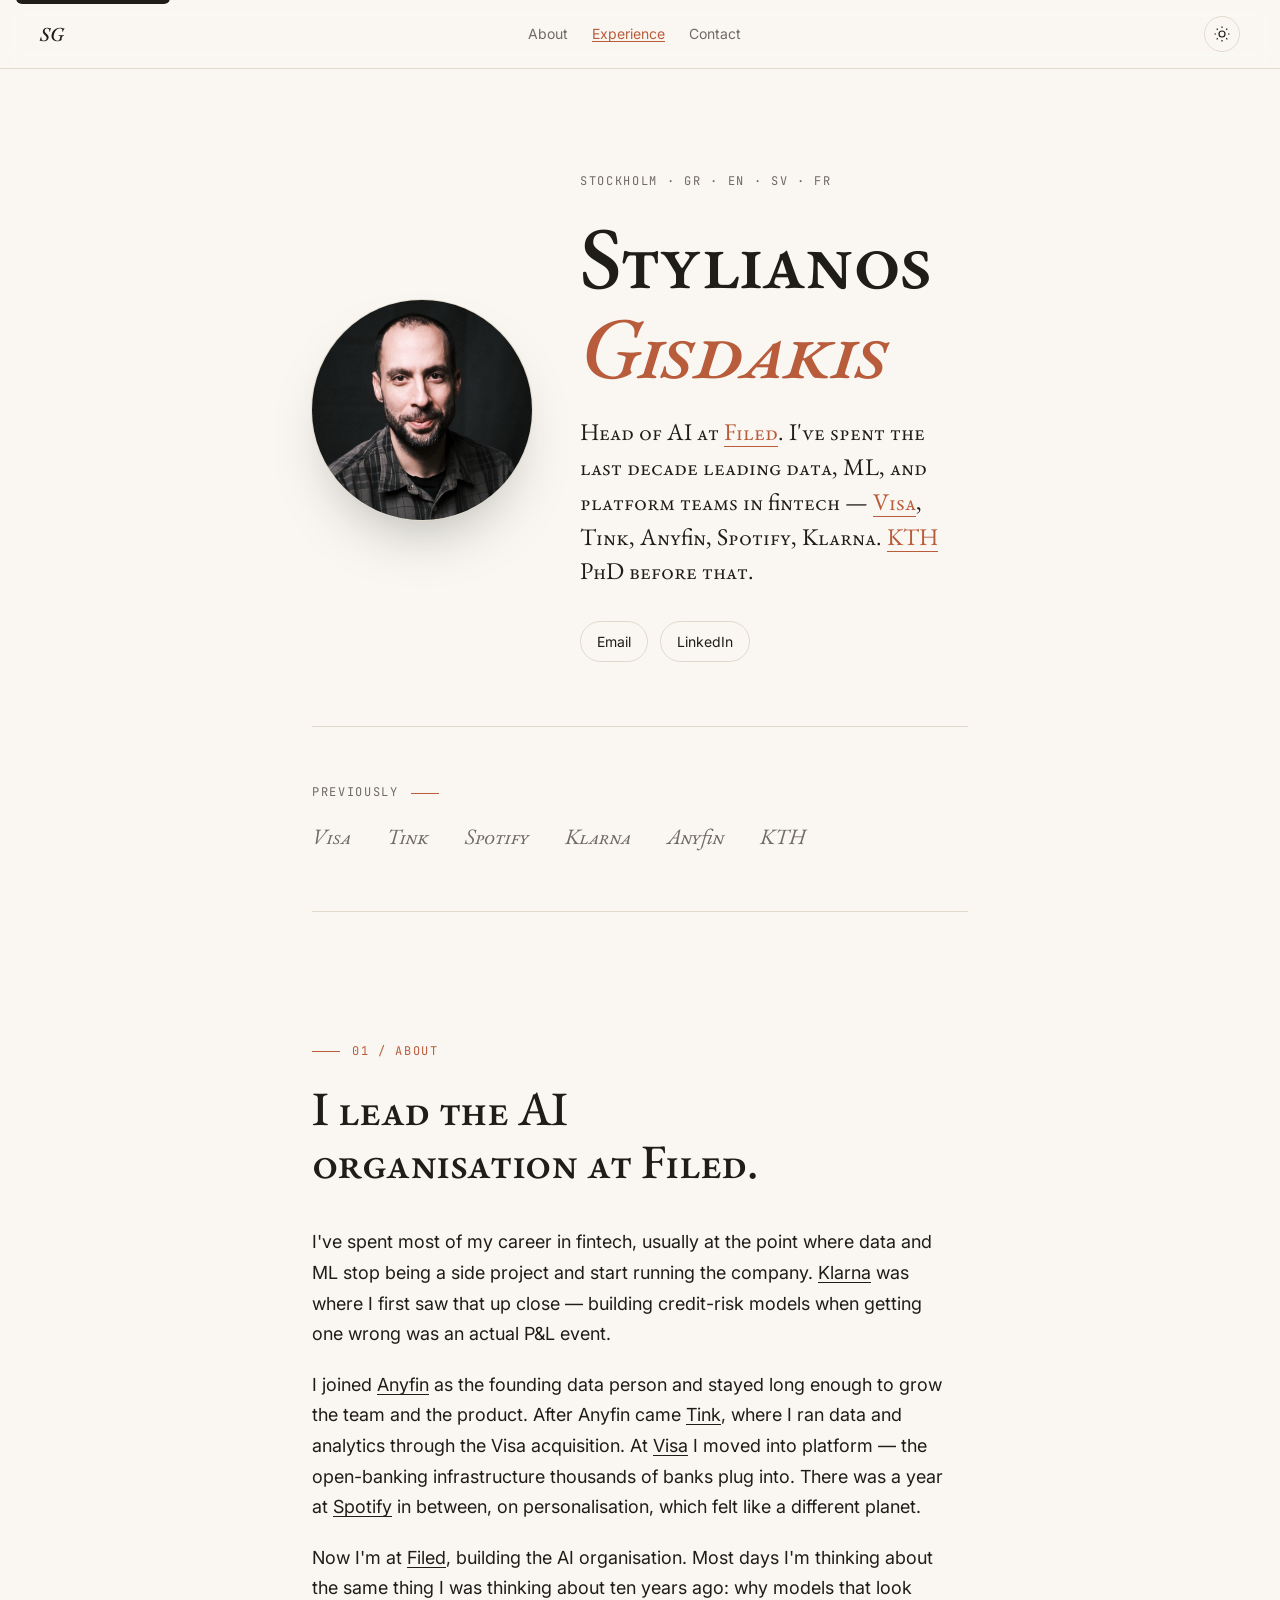
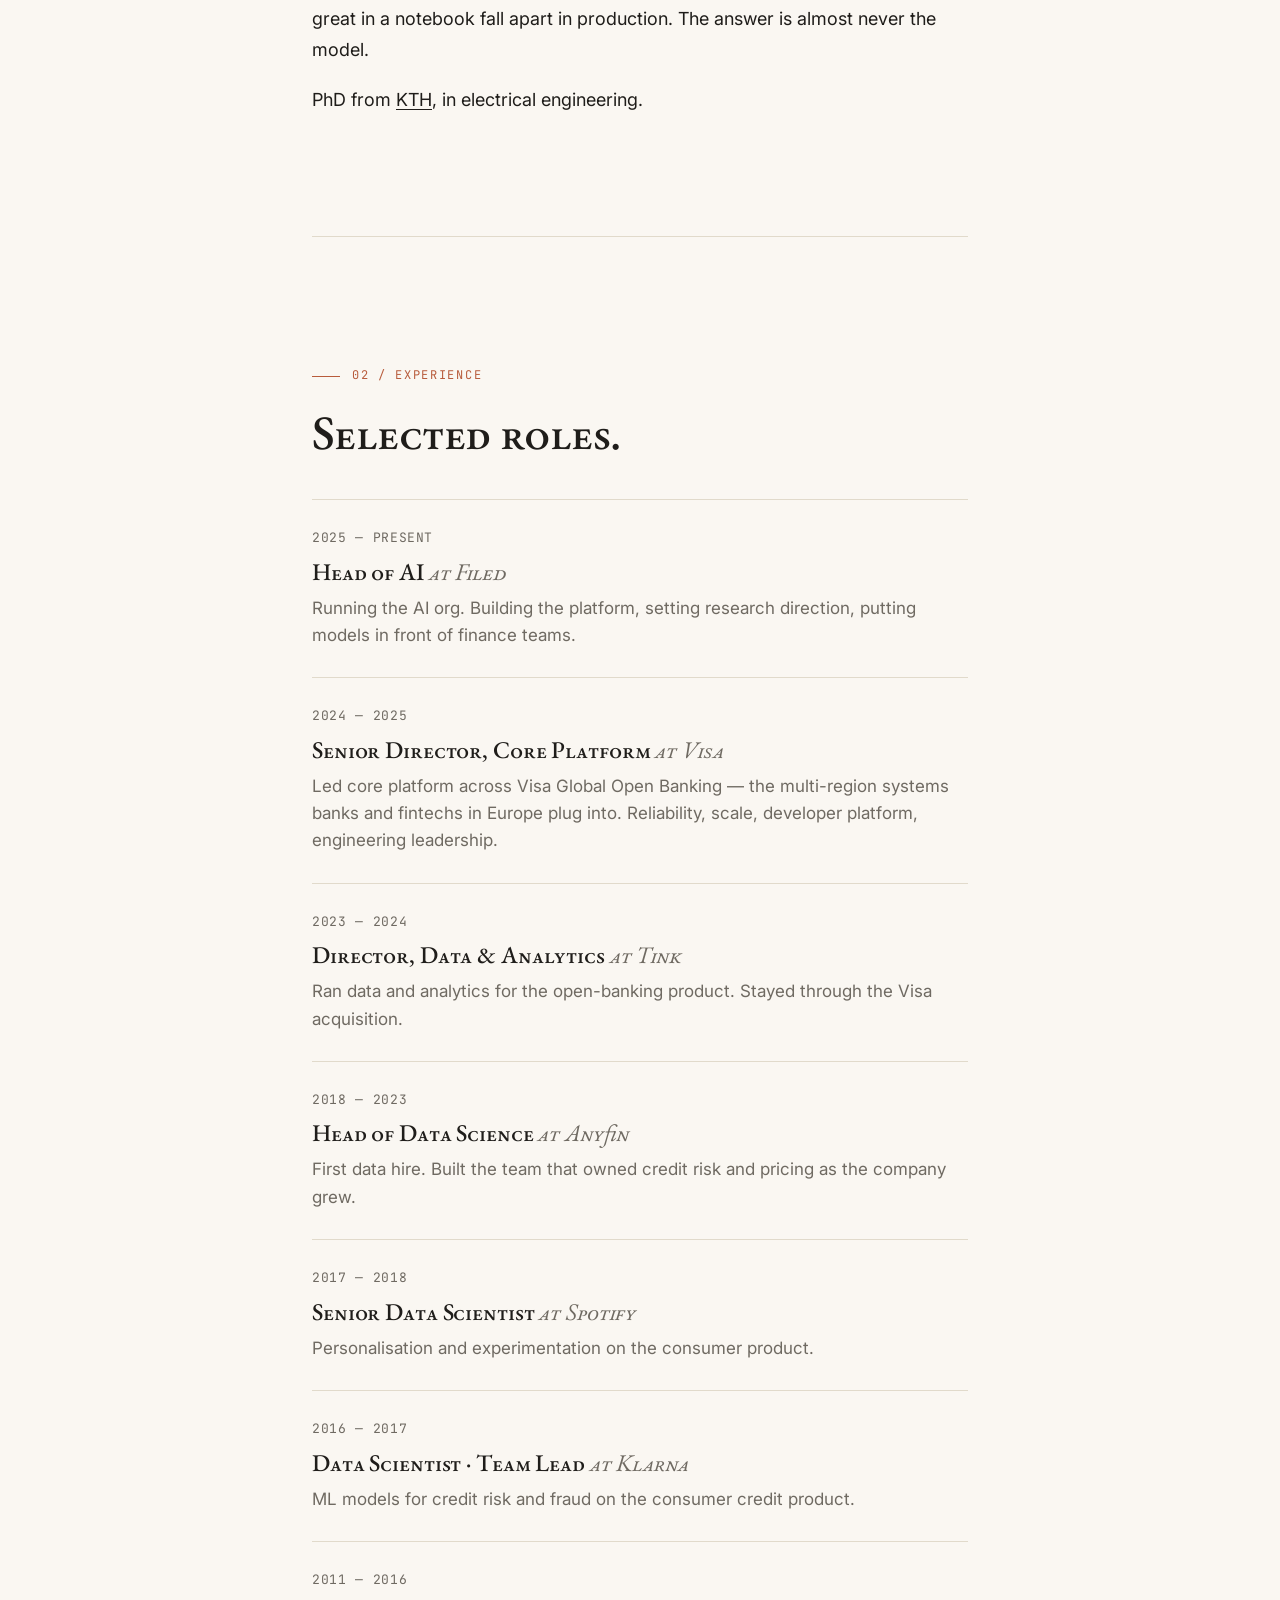
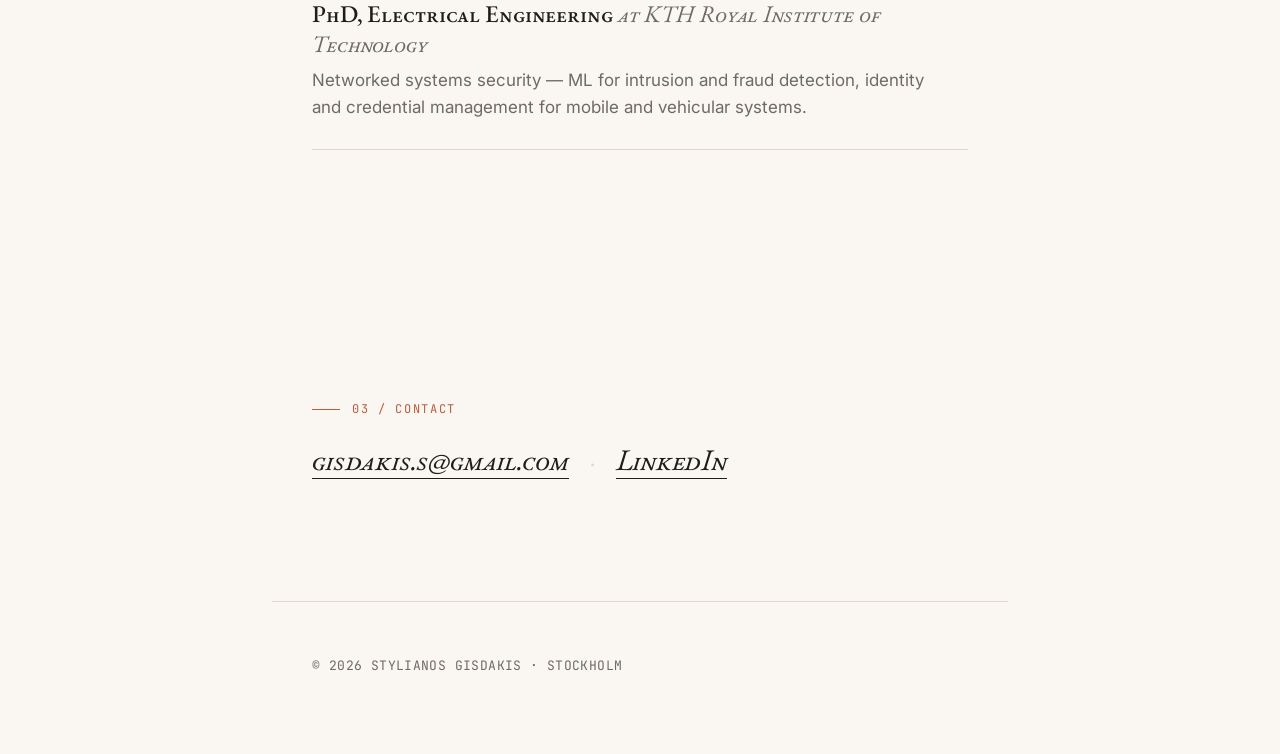
<file: index.html>
<!doctype html>
<html lang="en" data-theme="auto">
<head>
  <meta charset="utf-8">
  <meta name="viewport" content="width=device-width, initial-scale=1, viewport-fit=cover">
  <meta name="theme-color" content="#1A1815" media="(prefers-color-scheme: dark)">
  <meta name="theme-color" content="#FAF7F2" media="(prefers-color-scheme: light)">

  <title>Stelios Gisdakis</title>
  <meta name="description" content="Stylianos (Stelios) Gisdakis. Head of AI at Filed. Previously Senior Director, Core Platform at Visa, and data &amp; analytics leadership at Tink, Anyfin, Spotify, and Klarna. PhD in Electrical Engineering from KTH.">
  <meta name="author" content="Stylianos Gisdakis">

  <link rel="canonical" href="https://gisdakis.github.io/">

  <meta property="og:type" content="profile">
  <meta property="og:url" content="https://gisdakis.github.io/">
  <meta property="og:title" content="Stelios Gisdakis">
  <meta property="og:description" content="Head of AI at Filed. Previously Senior Director, Core Platform at Visa. PhD in Electrical Engineering from KTH.">
  <meta property="og:image" content="https://gisdakis.github.io/og.jpg">
  <meta property="og:image:width" content="1200">
  <meta property="og:image:height" content="630">
  <meta property="og:image:alt" content="Stelios Gisdakis — Head of AI at Filed. PhD in Electrical Engineering from KTH.">
  <meta property="og:locale" content="en_US">
  <meta property="profile:first_name" content="Stylianos">
  <meta property="profile:last_name" content="Gisdakis">

  <meta name="twitter:card" content="summary_large_image">
  <meta name="twitter:site" content="@SGisdakis">
  <meta name="twitter:creator" content="@SGisdakis">
  <meta name="twitter:title" content="Stelios Gisdakis">
  <meta name="twitter:description" content="Head of AI at Filed. Previously Senior Director, Core Platform at Visa. PhD in Electrical Engineering from KTH.">
  <meta name="twitter:image" content="https://gisdakis.github.io/og.jpg">

  <!-- Schema.org Person — for search engines and LLMs -->
  <script type="application/ld+json">
  {
    "@context": "https://schema.org",
    "@type": "Person",
    "name": "Stylianos Gisdakis",
    "alternateName": ["Stelios Gisdakis", "Stylianos Gisdakis"],
    "givenName": "Stylianos",
    "familyName": "Gisdakis",
    "jobTitle": "Head of AI",
    "description": "Head of AI at Filed. A decade of leadership in data, ML, and platform engineering across fintech — Visa, Tink, Anyfin, Spotify, Klarna. PhD in Electrical Engineering from KTH Royal Institute of Technology.",
    "url": "https://gisdakis.github.io/",
    "image": "https://gisdakis.github.io/photo.jpg",
    "email": "mailto:gisdakis.s@gmail.com",
    "address": {
      "@type": "PostalAddress",
      "addressLocality": "Stockholm",
      "addressCountry": "SE"
    },
    "nationality": { "@type": "Country", "name": "Greece" },
    "worksFor": { "@type": "Organization", "name": "Filed", "url": "https://filed.com" },
    "alumniOf": [
      { "@type": "CollegeOrUniversity", "name": "KTH Royal Institute of Technology", "sameAs": "https://www.kth.se" },
      { "@type": "CollegeOrUniversity", "name": "Athens University of Economics and Business", "sameAs": "https://www.aueb.gr" }
    ],
    "knowsAbout": [
      "Artificial Intelligence",
      "Machine Learning",
      "Platform Engineering",
      "Fintech",
      "Open Banking",
      "Credit Risk",
      "Networked Systems Security"
    ],
    "knowsLanguage": ["Greek", "English", "Swedish", "French"],
    "sameAs": [
      "https://www.linkedin.com/in/gisdakis",
      "https://github.com/gisdakis",
      "https://x.com/sgisdakis",
      "https://scholar.google.com/citations?user=gisdakis"
    ]
  }
  </script>

  <link rel="icon" href="data:image/svg+xml,%3Csvg xmlns='http://www.w3.org/2000/svg' viewBox='0 0 100 100'%3E%3Crect width='100' height='100' rx='20' fill='%23B85C3C'/%3E%3Ctext x='50' y='68' font-family='Georgia,serif' font-size='62' font-style='italic' text-anchor='middle' fill='white'%3ESG%3C/text%3E%3C/svg%3E">

  <link rel="preconnect" href="https://fonts.googleapis.com">
  <link rel="preconnect" href="https://fonts.gstatic.com" crossorigin>
  <link href="https://fonts.googleapis.com/css2?family=EB+Garamond:ital,wght@0,400;0,500;0,600;1,400&family=Inter:wght@400;500;600&family=JetBrains+Mono:wght@400&display=swap" rel="stylesheet">

  <link rel="stylesheet" href="styles.css">

  <!-- Self-hosted analytics (Umami on odin) -->
  <script defer src="https://odin.corvus-albacore.ts.net:10000/script.js"
          data-website-id="e53847c3-3789-4c0a-9a33-a755d75f3cea"
          data-domains="gisdakis.github.io"></script>
</head>
<body>
  <a class="skip-link" href="#main">Skip to content</a>

  <nav class="topnav" aria-label="Primary">
    <a href="#top" class="brand">SG</a>
    <ul>
      <li><a href="#about" data-spy="about">About</a></li>
      <li><a href="#experience" data-spy="experience">Experience</a></li>
      <li><a href="#contact" data-spy="contact">Contact</a></li>
    </ul>
    <button id="theme-toggle" type="button" aria-label="Toggle theme">
      <svg class="icon-sun" width="18" height="18" viewBox="0 0 24 24" fill="none" stroke="currentColor" stroke-width="1.6" aria-hidden="true"><circle cx="12" cy="12" r="4"/><path d="M12 2v2M12 20v2M4.93 4.93l1.41 1.41M17.66 17.66l1.41 1.41M2 12h2M20 12h2M4.93 19.07l1.41-1.41M17.66 6.34l1.41-1.41"/></svg>
      <svg class="icon-moon" width="18" height="18" viewBox="0 0 24 24" fill="none" stroke="currentColor" stroke-width="1.6" aria-hidden="true"><path d="M21 12.79A9 9 0 1 1 11.21 3 7 7 0 0 0 21 12.79z"/></svg>
    </button>
  </nav>

  <main id="main">
    <header id="top" class="hero">
      <div class="hero-grid">
        <figure class="portrait">
          <img src="photo.jpg" alt="Portrait of Stelios Gisdakis" width="220" height="220" loading="eager" decoding="async">
        </figure>
        <div class="intro">
          <p class="eyebrow">Stockholm · GR · EN · SV · FR</p>
          <h1>Stylianos<br><em>Gisdakis</em></h1>
          <p class="tagline">
            Head of AI at <a href="https://filed.com" rel="noopener">Filed</a>.
            I've spent the last decade leading data, ML, and platform teams in fintech —
            <a href="https://www.visa.com" rel="noopener">Visa</a>, Tink, Anyfin, Spotify, Klarna.
            <a href="https://www.kth.se" rel="noopener">KTH</a> PhD before that.
          </p>
          <ul class="quick-links" aria-label="Profiles">
            <li><a href="mailto:gisdakis.s@gmail.com">Email</a></li>
            <li><a href="https://www.linkedin.com/in/gisdakis" rel="me noopener">LinkedIn</a></li>
          </ul>
        </div>
      </div>
    </header>

    <aside class="logos" aria-label="Companies I have worked at">
      <p class="logos-label">Previously</p>
      <ul>
        <li>Visa</li>
        <li>Tink</li>
        <li>Spotify</li>
        <li>Klarna</li>
        <li>Anyfin</li>
        <li>KTH</li>
      </ul>
    </aside>

    <article id="about" class="section">
      <p class="section-label">01 / About</p>
      <h2>I lead the AI organisation at Filed.</h2>

      <div class="prose">
        <p>I've spent most of my career in fintech, usually at the point where data and ML stop being a side project and start running the company. <a href="https://www.klarna.com">Klarna</a> was where I first saw that up close — building credit-risk models when getting one wrong was an actual P&amp;L event.</p>

        <p>I joined <a href="https://anyfin.com">Anyfin</a> as the founding data person and stayed long enough to grow the team and the product. After Anyfin came <a href="https://tink.com">Tink</a>, where I ran data and analytics through the Visa acquisition. At <a href="https://www.visa.com">Visa</a> I moved into platform — the open-banking infrastructure thousands of banks plug into. There was a year at <a href="https://www.spotify.com">Spotify</a> in between, on personalisation, which felt like a different planet.</p>

        <p>Now I'm at <a href="https://filed.com">Filed</a>, building the AI organisation. Most days I'm thinking about the same thing I was thinking about ten years ago: why models that look great in a notebook fall apart in production. The answer is almost never the model.</p>

        <p>PhD from <a href="https://www.kth.se">KTH</a>, in electrical engineering.</p>
      </div>
    </article>

    <article id="experience" class="section">
      <p class="section-label">02 / Experience</p>
      <h2>Selected roles.</h2>

      <ol class="timeline">
        <li>
          <p class="when">2025 — Present</p>
          <h3>Head of AI <span class="at">at Filed</span></h3>
          <p>Running the AI org. Building the platform, setting research direction, putting models in front of finance teams.</p>
        </li>
        <li>
          <p class="when">2024 — 2025</p>
          <h3>Senior Director, Core Platform <span class="at">at Visa</span></h3>
          <p>Led core platform across Visa Global Open Banking — the multi-region systems banks and fintechs in Europe plug into. Reliability, scale, developer platform, engineering leadership.</p>
        </li>
        <li>
          <p class="when">2023 — 2024</p>
          <h3>Director, Data &amp; Analytics <span class="at">at Tink</span></h3>
          <p>Ran data and analytics for the open-banking product. Stayed through the Visa acquisition.</p>
        </li>
        <li>
          <p class="when">2018 — 2023</p>
          <h3>Head of Data Science <span class="at">at Anyfin</span></h3>
          <p>First data hire. Built the team that owned credit risk and pricing as the company grew.</p>
        </li>
        <li>
          <p class="when">2017 — 2018</p>
          <h3>Senior Data Scientist <span class="at">at Spotify</span></h3>
          <p>Personalisation and experimentation on the consumer product.</p>
        </li>
        <li>
          <p class="when">2016 — 2017</p>
          <h3>Data Scientist · Team Lead <span class="at">at Klarna</span></h3>
          <p>ML models for credit risk and fraud on the consumer credit product.</p>
        </li>
        <li>
          <p class="when">2011 — 2016</p>
          <h3>PhD, Electrical Engineering <span class="at">at KTH Royal Institute of Technology</span></h3>
          <p>Networked systems security — ML for intrusion and fraud detection, identity and credential management for mobile and vehicular systems.</p>
        </li>
      </ol>
    </article>

    <section id="contact" class="section contact">
      <p class="section-label">03 / Contact</p>
      <p class="contact-line">
        <a href="mailto:gisdakis.s@gmail.com">gisdakis.s@gmail.com</a>
        <span class="sep" aria-hidden="true">·</span>
        <a href="https://www.linkedin.com/in/gisdakis" rel="me noopener">LinkedIn</a>
      </p>
    </section>
  </main>

  <footer class="site-footer">
    <p>© <span id="year">2026</span> Stylianos Gisdakis · Stockholm</p>
  </footer>

  <script src="script.js" defer></script>
</body>
</html>
</file>
<file: styles.css>
/* ─────────────────────────────────────────────────────────
   Stelios Gisdakis · personal page
   Editorial single-column. Strict left baseline, paper-and-ink
   palette, terracotta accent, no card framings inside sections.
   Inspired by patrickcollison.com, andy-bell.co.uk, and the
   typographic discipline of stripe.press.
   ─────────────────────────────────────────────────────────*/

:root {
  --bg:        #FAF7F2;
  --fg:        #1F1D1A;
  --muted:    #6F6A62;
  --rule:     #E1DACB;
  --accent:   #B85C3C;
  --paper:    #FFFEFB;

  --serif: "EB Garamond", "Iowan Old Style", Georgia, serif;
  --sans:  "Inter", -apple-system, BlinkMacSystemFont, "Segoe UI", Roboto, sans-serif;
  --mono:  "JetBrains Mono", ui-monospace, SFMono-Regular, Menlo, monospace;

  --measure:  40rem;            /* reading width for body copy */
  --content:  46rem;             /* shared content column width  */
  --gutter:   clamp(1.25rem, 4vw, 2.5rem);
  --rhythm:   clamp(4.5rem, 10vw, 7.5rem);  /* spacing between sections */
}

@media (prefers-color-scheme: dark) {
  :root {
    --bg:     #14130F;
    --fg:     #EDE8DF;
    --muted:  #8F897C;
    --rule:   #2B281F;
    --paper:  #1A1814;
    --accent: #D77352;
  }
}
[data-theme="light"] { --bg:#FAF7F2;--fg:#1F1D1A;--muted:#6F6A62;--rule:#E1DACB;--paper:#FFFEFB;--accent:#B85C3C; }
[data-theme="dark"]  { --bg:#14130F;--fg:#EDE8DF;--muted:#8F897C;--rule:#2B281F;--paper:#1A1814;--accent:#D77352; }

* { box-sizing: border-box; }

html {
  scroll-behavior: smooth;
  scroll-padding-top: 5rem;
  -webkit-text-size-adjust: 100%;
}
@media (prefers-reduced-motion: reduce) {
  html { scroll-behavior: auto; }
  * { animation: none !important; transition: none !important; }
}

/* scroll reveals — sections start translated + faded, JS adds .is-visible */
.reveal { opacity: 0; transform: translateY(12px); transition: opacity .6s ease, transform .6s ease; }
.reveal.is-visible { opacity: 1; transform: none; }
@media (prefers-reduced-motion: reduce) { .reveal { opacity: 1; transform: none; } }

body {
  margin: 0;
  font-family: var(--sans);
  font-size: 1.0625rem;
  line-height: 1.65;
  background: var(--bg);
  color: var(--fg);
  font-feature-settings: "kern", "liga", "calt", "ss01";
  -webkit-font-smoothing: antialiased;
  text-rendering: optimizeLegibility;
}

::selection { background: var(--accent); color: var(--paper); }

/* ── links ─────────────────────────────────────────── */
a {
  color: inherit;
  text-decoration: none;
  background-image: linear-gradient(currentColor, currentColor);
  background-position: 0 100%;
  background-repeat: no-repeat;
  background-size: 100% 1px;
  transition: background-size .25s ease, color .2s ease;
  text-decoration-skip-ink: auto;
}
a:hover { color: var(--accent); background-size: 100% 2px; }
a:focus-visible {
  outline: 2px solid var(--accent);
  outline-offset: 3px;
  background: none;
  border-radius: 2px;
}

/* skip link */
.skip-link {
  position: absolute;
  top: -40px; left: 1rem;
  background: var(--fg); color: var(--bg);
  padding: .5rem 1rem; border-radius: 6px;
  z-index: 100;
}
.skip-link:focus { top: 1rem; }

/* ── nav ───────────────────────────────────────────── */
.topnav {
  position: sticky;
  top: 0;
  z-index: 10;
  display: flex;
  align-items: center;
  justify-content: space-between;
  gap: 1rem;
  padding: 1rem var(--gutter);
  background: color-mix(in oklab, var(--bg) 88%, transparent);
  backdrop-filter: blur(10px);
  -webkit-backdrop-filter: blur(10px);
  border-bottom: 1px solid var(--rule);
}
.topnav .brand {
  font-family: var(--serif);
  font-style: italic;
  font-weight: 500;
  font-size: 1.25rem;
  background: none;
}
.topnav ul {
  display: flex;
  gap: 1.5rem;
  list-style: none;
  margin: 0; padding: 0;
  font-size: .875rem;
  font-family: var(--sans);
}
.topnav ul a {
  background-size: 0% 1px;
  color: var(--muted);
  transition: color .2s ease, background-size .2s ease;
}
.topnav ul a:hover, .topnav ul a.is-active {
  color: var(--fg);
  background-size: 100% 1px;
}
.topnav ul a.is-active { color: var(--accent); }

@media (max-width: 640px) {
  .topnav ul { display: none; }
}

#theme-toggle {
  background: transparent;
  border: 1px solid var(--rule);
  color: var(--fg);
  width: 36px; height: 36px;
  border-radius: 50%;
  display: grid; place-items: center;
  cursor: pointer;
  transition: border-color .2s, color .2s;
}
#theme-toggle:hover { border-color: var(--accent); color: var(--accent); }
#theme-toggle .icon-moon { display: none; }
@media (prefers-color-scheme: dark) {
  #theme-toggle .icon-sun  { display: none; }
  #theme-toggle .icon-moon { display: block; }
}
[data-theme="dark"]  #theme-toggle .icon-sun  { display: none; }
[data-theme="dark"]  #theme-toggle .icon-moon { display: block; }
[data-theme="light"] #theme-toggle .icon-sun  { display: block; }
[data-theme="light"] #theme-toggle .icon-moon { display: none; }

/* ── shared content rail ───────────────────────────── */
main {
  max-width: var(--content);
  width: 100%;
  margin: 0 auto;
  padding: 0 var(--gutter);
}

/* every direct child of <main> shares the same left edge.
   No nested cards, no offset side-columns, no special padding
   that breaks the vertical baseline. */
main > * {
  margin-left: 0;
  margin-right: 0;
}

/* ── hero ──────────────────────────────────────────── */
.hero {
  padding: clamp(3rem, 9vw, 6rem) 0 clamp(2.5rem, 7vw, 4rem);
  border-bottom: 1px solid var(--rule);
}

.hero-grid {
  display: grid;
  gap: 2.5rem;
  grid-template-columns: minmax(0, 1fr);
  align-items: start;
}
@media (min-width: 720px) {
  .hero-grid {
    grid-template-columns: 220px minmax(0, 1fr);
    gap: 3rem;
    align-items: center;
  }
}

.portrait {
  margin: 0;
  width: 220px;
  max-width: 100%;
  aspect-ratio: 1 / 1;
}
.portrait img {
  width: 100%;
  height: 100%;
  object-fit: cover;
  border-radius: 50%;
  filter: grayscale(.15) contrast(1.02);
  background: var(--paper);
  box-shadow:
    0 0 0 1px var(--rule),
    0 30px 60px -25px color-mix(in oklab, var(--fg) 35%, transparent);
}

/* eyebrow & section labels — single style, single source of truth */
.eyebrow,
.section-label {
  font-family: var(--mono);
  font-size: .75rem;
  letter-spacing: .14em;
  text-transform: uppercase;
  color: var(--muted);
  margin: 0 0 1.25rem;
  display: inline-flex;
  align-items: center;
  gap: .75rem;
}
.section-label { color: var(--accent); }
.section-label::before {
  content: "";
  width: 1.75rem;
  height: 1px;
  background: var(--accent);
}

h1 {
  font-family: var(--serif);
  font-weight: 500;
  font-size: clamp(3rem, 8vw, 5.5rem);
  line-height: 1.02;
  letter-spacing: -0.02em;
  margin: 0 0 1.5rem;
  text-wrap: balance;
}
h1 em {
  font-style: italic;
  color: var(--accent);
  font-weight: 500;
}

.tagline {
  font-family: var(--serif);
  font-size: clamp(1.25rem, 2.4vw, 1.5rem);
  line-height: 1.45;
  font-weight: 400;
  max-width: var(--measure);
  margin: 0 0 2rem;
  color: var(--fg);
  text-wrap: pretty;
}
.tagline strong { font-weight: 600; }
.tagline a { background-size: 100% 1px; color: var(--accent); }

/* ── logos / "previously" wordmark strip ───────────── */
.logos {
  padding: clamp(2rem, 5vw, 3.5rem) 0;
  border-bottom: 1px solid var(--rule);
  display: flex;
  flex-wrap: wrap;
  align-items: center;
  gap: 1rem clamp(1.25rem, 4vw, 3rem);
}
.logos-label {
  font-family: var(--mono);
  font-size: .75rem;
  letter-spacing: .14em;
  text-transform: uppercase;
  color: var(--muted);
  margin: 0;
  display: inline-flex;
  align-items: center;
  gap: .75rem;
}
.logos-label::after {
  content: "";
  width: 1.75rem;
  height: 1px;
  background: var(--accent);
}
.logos ul {
  list-style: none;
  margin: 0;
  padding: 0;
  display: flex;
  flex-wrap: wrap;
  gap: .25rem clamp(1.25rem, 3vw, 2.25rem);
  font-family: var(--serif);
  font-size: clamp(1.125rem, 2vw, 1.375rem);
  font-style: italic;
  color: var(--muted);
  letter-spacing: -.005em;
}
.logos li { transition: color .25s ease, transform .25s ease; }
.logos li:hover { color: var(--fg); }

/* ── sections ──────────────────────────────────────── */
.section {
  padding: var(--rhythm) 0;
  border-bottom: 1px solid var(--rule);
}
.section:last-of-type { border-bottom: 0; }

.section h2 {
  font-family: var(--serif);
  font-weight: 500;
  font-size: clamp(2rem, 4.5vw, 3rem);
  line-height: 1.1;
  letter-spacing: -0.012em;
  margin: 0 0 2.5rem;
  max-width: 26ch;
  text-wrap: balance;
  color: var(--fg);
}

/* ── prose copy ────────────────────────────────────── */
.prose {
  max-width: var(--measure);
}
.prose p {
  margin: 0 0 1.25rem;
  font-size: 1.125rem;
  line-height: 1.7;
  color: var(--fg);
}
.prose p:last-child { margin-bottom: 0; }
.prose a {
  background-size: 100% 1px;
  color: var(--fg);
  border-bottom: 0;
}
.prose a:hover { color: var(--accent); }
.prose .small { font-size: 1rem; line-height: 1.6; color: var(--muted); }
.prose .small a { color: var(--muted); }

/* ── quick links (hero CTAs and footer) ────────────── */
.quick-links {
  display: flex;
  flex-wrap: wrap;
  gap: .5rem .75rem;
  list-style: none;
  margin: 0; padding: 0;
}
.quick-links a {
  display: inline-block;
  padding: .5rem 1rem;
  border: 1px solid var(--rule);
  border-radius: 999px;
  font-size: .875rem;
  background: none;
  transition: border-color .2s, color .2s, background .2s, transform .15s;
}
.quick-links a:hover {
  border-color: var(--accent);
  color: var(--accent);
  transform: translateY(-1px);
}
.quick-links .primary {
  background: var(--accent);
  color: var(--paper);
  border-color: var(--accent);
  font-weight: 500;
}
.quick-links .primary:hover {
  background: var(--fg);
  border-color: var(--fg);
  color: var(--bg);
}
.quick-links.bottom { margin-top: 2rem; }

/* ── services (flat numbered list, no card chrome) ─── */
.services {
  list-style: none;
  margin: 0;
  padding: 0;
  counter-reset: svc;
  border-top: 1px solid var(--rule);
}
.services li {
  counter-increment: svc;
  position: relative;
  padding: 1.75rem 0 1.75rem 4rem;
  border-bottom: 1px solid var(--rule);
  transition: padding-left .25s ease, color .2s ease;
}
.services li::before {
  content: counter(svc, decimal-leading-zero);
  position: absolute;
  left: 0; top: 1.85rem;
  font-family: var(--mono);
  font-size: .8125rem;
  color: var(--muted);
  letter-spacing: .05em;
  transition: color .2s;
}
.services li:hover { padding-left: 4.5rem; }
.services li:hover::before { color: var(--accent); }
.services h3 {
  font-family: var(--serif);
  font-weight: 500;
  font-size: 1.5rem;
  margin: 0 0 .5rem;
  letter-spacing: -.005em;
  line-height: 1.25;
}
.services p {
  margin: 0;
  max-width: var(--measure);
  font-size: 1.0625rem;
  line-height: 1.6;
  color: var(--muted);
}

.services-note {
  margin: 2rem 0 0;
  font-size: .9375rem;
  color: var(--muted);
}
.services-note a { color: var(--accent); background-size: 100% 1px; }

/* ── timeline (inline dates, single baseline) ──────── */
.timeline {
  list-style: none;
  margin: 0;
  padding: 0;
  border-top: 1px solid var(--rule);
}
.timeline li {
  padding: 1.75rem 0;
  border-bottom: 1px solid var(--rule);
}
.timeline .when {
  font-family: var(--mono);
  font-size: .8125rem;
  letter-spacing: .05em;
  color: var(--muted);
  text-transform: uppercase;
  margin: 0 0 .5rem;
}
.timeline h3 {
  font-family: var(--serif);
  font-weight: 500;
  font-size: 1.5rem;
  margin: 0 0 .5rem;
  letter-spacing: -.005em;
  line-height: 1.25;
}
.timeline h3 .at {
  color: var(--muted);
  font-style: italic;
  font-weight: 400;
}
.timeline p {
  margin: 0;
  max-width: var(--measure);
  font-size: 1.0625rem;
  line-height: 1.6;
  color: var(--muted);
}

/* ── contact ───────────────────────────────────────── */
.contact { padding-bottom: var(--rhythm); }
.contact-line {
  font-family: var(--serif);
  font-size: clamp(1.375rem, 3vw, 1.875rem);
  font-style: italic;
  letter-spacing: -.005em;
  line-height: 1.4;
  margin: 0;
  text-wrap: pretty;
}
.contact-line a {
  color: var(--fg);
  background-size: 100% 1px;
}
.contact-line a:hover { color: var(--accent); }
.contact-line .sep {
  color: var(--rule);
  margin: 0 .6em;
  font-style: normal;
  font-size: .85em;
}

/* ── footer ────────────────────────────────────────── */
.site-footer {
  max-width: var(--content);
  width: 100%;
  margin: 0 auto;
  padding: 2.5rem var(--gutter) 4rem;
  border-top: 1px solid var(--rule);
  display: flex;
  flex-wrap: wrap;
  gap: .5rem 2rem;
  justify-content: space-between;
  align-items: baseline;
  font-family: var(--mono);
  font-size: .8125rem;
  letter-spacing: .03em;
  color: var(--muted);
  text-transform: uppercase;
}

/* ── print ─────────────────────────────────────────── */
@media print {
  .topnav, #theme-toggle, .skip-link { display: none; }
  body { background: white; color: black; font-size: 11pt; }
  a { color: inherit; background: none; }
  .section, .hero { page-break-inside: avoid; border-color: #ccc; }
  .portrait img { box-shadow: none; }
}
</file>
